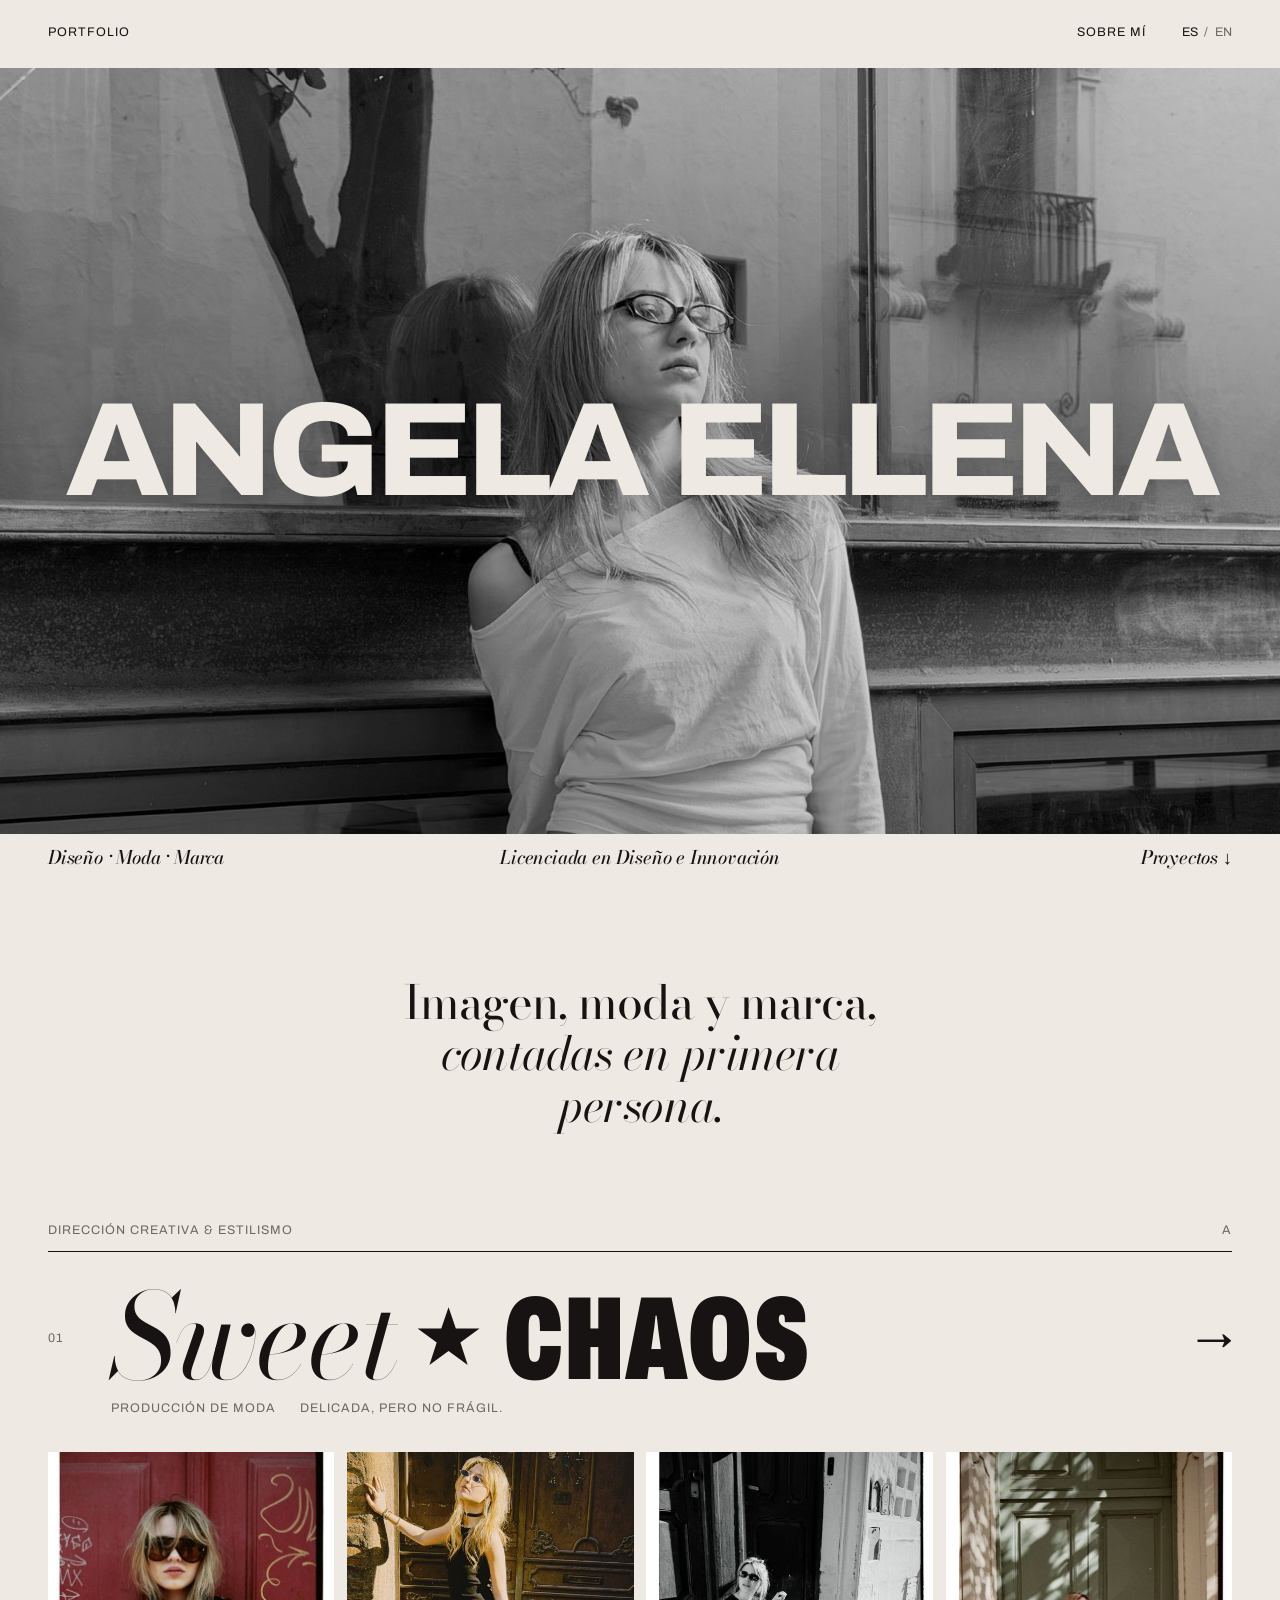
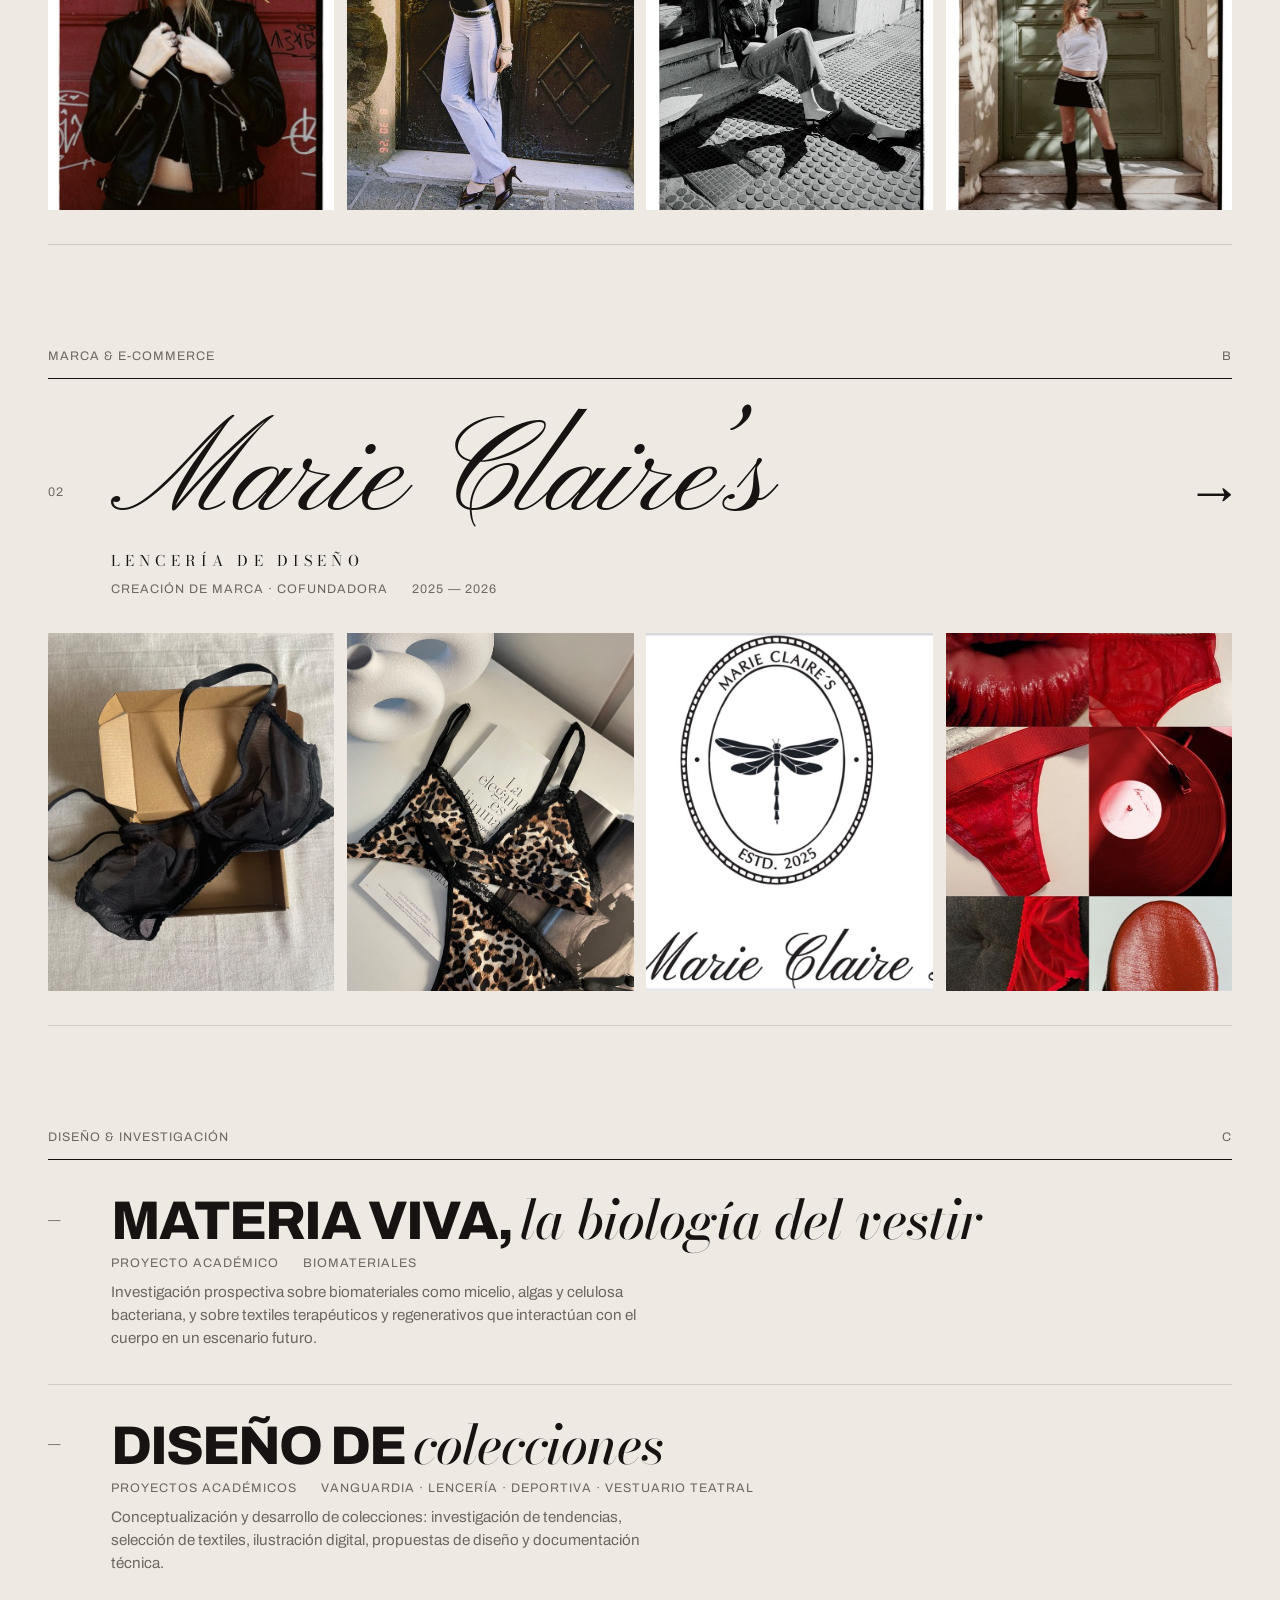
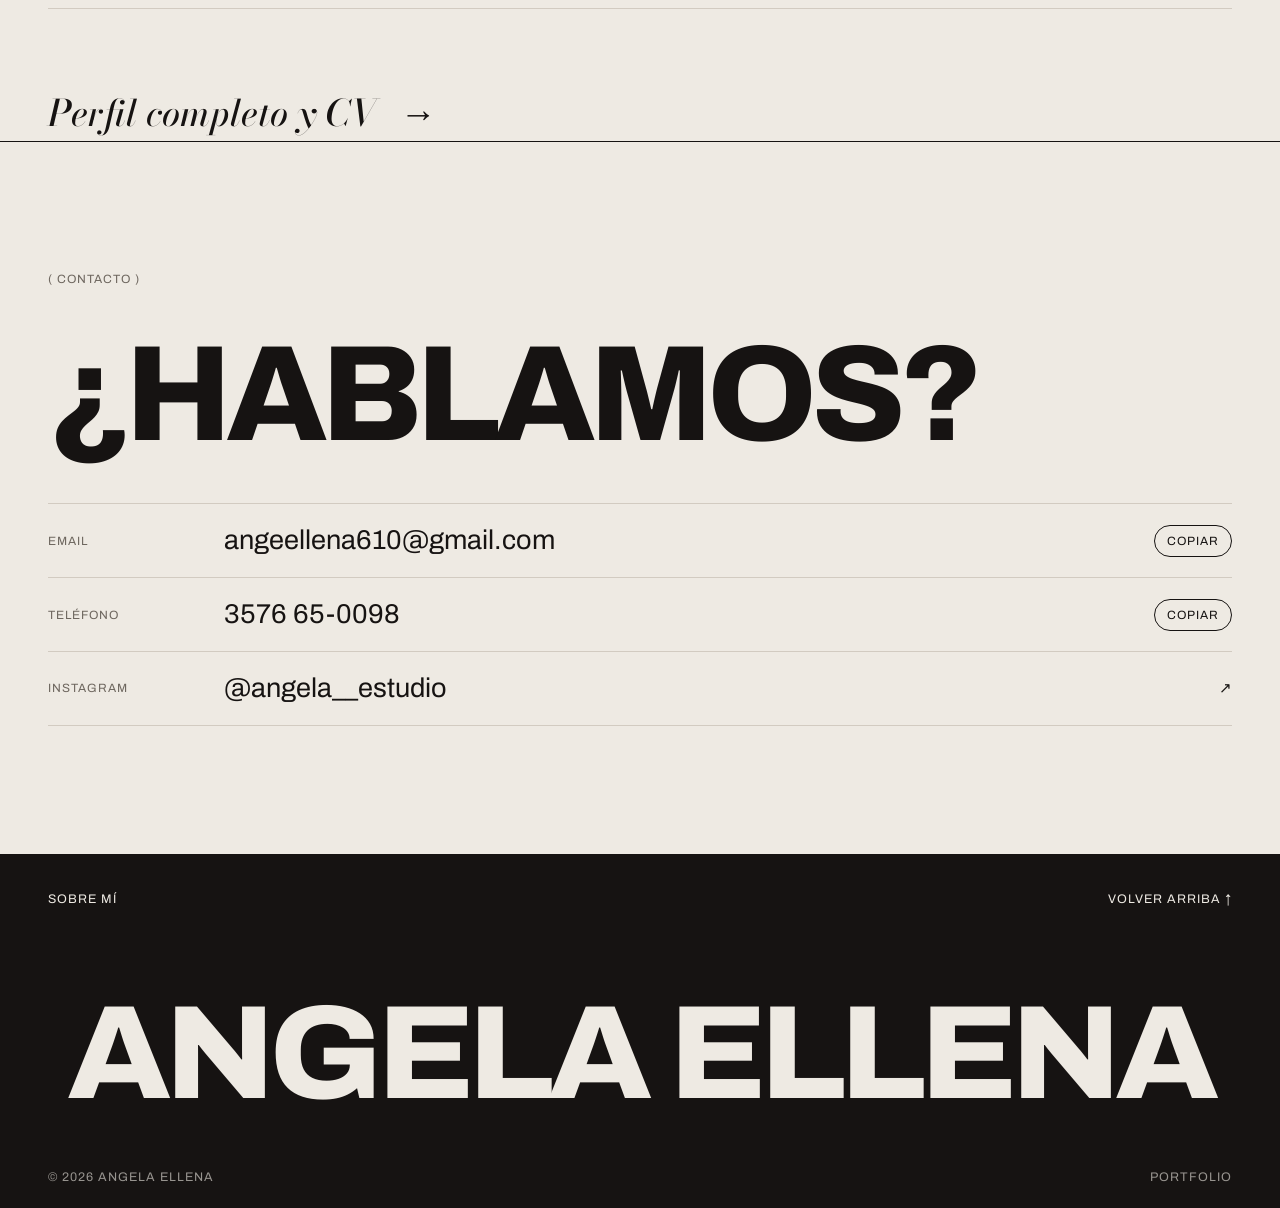
<file: index.html>
<!doctype html>
<html lang="es">
<head>
  <meta charset="utf-8">
  <meta name="viewport" content="width=device-width, initial-scale=1, viewport-fit=cover">
  <title>Angela Ellena — Portfolio</title>
  <meta name="description" content="Portfolio de Angela Ellena: producción de moda y creación de marca.">
  <meta property="og:title" content="Angela Ellena — Portfolio">
  <meta property="og:description" content="Imagen, moda y marca, contadas en primera persona.">
  <meta property="og:image" content="sweet-chaos/assets/img/full/a01.jpg">
  <meta name="theme-color" content="#EEEAE3">
  <link rel="preconnect" href="https://fonts.googleapis.com">
  <link rel="preconnect" href="https://fonts.gstatic.com" crossorigin>
  <link rel="stylesheet" href="https://fonts.googleapis.com/css2?family=Archivo:wdth,wght@62..125,100..900&family=Bodoni+Moda:ital,opsz,wght@0,6..96,400..700;1,6..96,400..700&family=Pinyon+Script&display=swap">
  <style>
    /* Índice del portfolio: fondo hueso, el nombre en mayúscula grande y pesada (Archivo)
       acompañado de la itálica de Bodoni Moda (la misma del sitio en main), superpuesto sobre un cuadro grande de fotos horizontales.
       Cada proyecto conserva su propia identidad (Sweet Chaos: Bodoni + condensada con estrella;
       Marie Claire's: firma caligráfica).
       Sin fotos que aparezcan al pasar el mouse: las tiras de fotos están siempre a la vista. */
    :root {
      --f-script: "Pinyon Script", "Snell Roundhand", cursive;
    }
    body { font-size: 15px; }
    .small { font-size: .78rem; letter-spacing: .08em; text-transform: uppercase; }
    .soft { color: var(--ae-soft); }
    /* La itálica de Bodoni Moda, en peso medio para que los trazos finos no se pierdan */
    .it { font-family: var(--ae-f-bodoni); font-style: italic; font-weight: 500; letter-spacing: -.01em; text-transform: none; }

    .bar { display: flex; justify-content: space-between; align-items: center; height: 64px; }
    .lang { display: flex; gap: 6px; color: var(--ae-soft); }
    .lang button[aria-pressed="true"] { color: var(--ae-ink); }
    .nav { display: flex; align-items: center; gap: clamp(16px, 3vw, 36px); }
    .nav > a:hover { color: var(--ae-soft); }

    /* Portada: un cuadro de borde a borde de la pantalla (sin márgenes a los costados) donde van
       pasando las fotos en blanco y negro, con ANGELA ELLENA en un renglón superpuesto encima
       y una línea de notas en cursiva debajo. */
    .hero { min-height: calc(100svh - 64px); display: flex; flex-direction: column; justify-content: center; padding-bottom: 3vh; }
    .caps { display: grid; grid-template-columns: 1fr auto 1fr; gap: 6px 16px; margin-top: 12px; }
    .frame { position: relative; width: 100%; height: clamp(320px, calc(100svh - 64px - 70px), 66vw); overflow: hidden; background: var(--ae-rule); container-type: inline-size; }
    .frame img { position: absolute; inset: 0; width: 100%; height: 100%; object-fit: cover; filter: grayscale(1); opacity: 0; transition: opacity 1.2s var(--ae-ease); }
    .frame img.on { opacity: 1; }
    .frame::after { content: ""; position: absolute; inset: 0; background: linear-gradient(180deg, rgba(0,0,0,.08), rgba(0,0,0,.22)); pointer-events: none; }
    .name { position: absolute; inset: 0; z-index: 1; margin: 0; display: flex; flex-wrap: nowrap; align-items: center; justify-content: center; gap: 0 .2em; padding: 0 3cqi; color: var(--ae-paper); font-family: var(--ae-f-archivo); font-weight: 800; font-stretch: 105%; text-transform: uppercase; font-size: 10.4cqi; line-height: .84; white-space: nowrap; letter-spacing: -.045em; text-align: center; text-shadow: 0 2px 30px rgba(0,0,0,.18); }
    .cap { font-size: clamp(1rem, .85rem + .4vw, 1.35rem); line-height: 1.2; }
    .cap.c { text-align: center; }
    .cap.r { text-align: right; }
    .cap a:hover { color: var(--ae-soft); }
    @media (max-width: 760px) {
      .frame { height: min(72svh, 125vw); }
      .caps { grid-template-columns: auto 1fr; }
      .cap { white-space: nowrap; }
      .cap { font-size: 1rem; }
      .cap.c { grid-column: 1 / -1; grid-row: 1; text-align: left; }
    }
    .intro { margin: clamp(32px, 6vw, 80px) auto clamp(48px, 7vw, 90px); max-width: 22ch; text-align: center; font-family: var(--ae-f-bodoni); font-weight: 400; font-size: clamp(1.6rem, 1rem + 2.4vw, 3.4rem); line-height: 1.1; letter-spacing: -.02em; }
    .intro em { font-style: italic; }

    /* Proyectos */
    .list { list-style: none; margin: 0; padding: 0; }
    .item { border-bottom: 1px solid var(--ae-rule); }
    .item:first-child { border-top: 1px solid var(--ae-ink); }
    .row { display: grid; grid-template-columns: 3em 1fr auto; align-items: center; gap: 8px 18px; padding: clamp(18px, 3vw, 34px) 0; }
    .num { font-size: .78rem; letter-spacing: .08em; color: var(--ae-soft); }
    .arrow { font-size: clamp(1.4rem, 1rem + 1.6vw, 2.6rem); transition: transform .6s var(--ae-ease); }
    .row:hover .arrow, .row:focus-visible .arrow { transform: translateX(12px); }
    .meta { grid-column: 2 / -1; display: flex; flex-wrap: wrap; gap: 4px 24px; }

    .t-sc { display: flex; align-items: baseline; flex-wrap: wrap; gap: 0 .18em; line-height: .85; font-size: clamp(3rem, 1rem + 8vw, 9.5rem); }
    .t-sc i { font-family: var(--ae-f-bodoni); font-style: italic; font-weight: 400; letter-spacing: -.02em; }
    .t-sc b { font-family: var(--ae-f-archivo); font-stretch: 62%; font-weight: 900; text-transform: uppercase; }
    .t-sc svg { width: .55em; height: .55em; fill: currentColor; align-self: center; }
    .t-mc { display: block; font-family: var(--f-script); font-weight: 400; font-size: clamp(3.4rem, 1rem + 9vw, 11rem); line-height: 1; }
    .t-mc-sub { display: block; font-family: var(--ae-f-bodoni); text-transform: uppercase; letter-spacing: .35em; font-size: clamp(.7rem, .6rem + .4vw, 1rem); margin-top: .4em; }

    /* Grupos por disciplina */
    .group + .group { margin-top: clamp(56px, 8vw, 110px); }
    .group-head { display: flex; justify-content: space-between; gap: 8px 16px; flex-wrap: wrap; padding-bottom: 12px; }
    .group-head h2 { margin: 0; font: inherit; }
    /* Proyectos sin página propia: solo texto, sin flecha ni fotos */
    .row.static { cursor: default; }
    .t-txt { display: block; font-family: var(--ae-f-archivo); font-weight: 800; text-transform: uppercase; font-size: clamp(1.7rem, 1rem + 3vw, 4rem); line-height: .95; letter-spacing: -.035em; }
    .t-txt em { font-family: var(--ae-f-bodoni); font-style: italic; font-weight: 500; text-transform: none; letter-spacing: -.02em; }
    .t-desc { grid-column: 2 / -1; max-width: 62ch; margin: 0; color: var(--ae-soft); font-size: .95rem; }
    .more { display: inline-flex; gap: .6em; align-items: baseline; margin-top: clamp(40px, 6vw, 80px); font-family: var(--ae-f-bodoni); font-style: italic; font-weight: 500; font-size: clamp(1.4rem, 1rem + 1.6vw, 2.4rem); }
    .more-a { transition: transform .6s var(--ae-ease); }
    .more:hover .more-a { transform: translateX(10px); }

    .strip { display: grid; grid-template-columns: repeat(4, 1fr); gap: clamp(8px, 1vw, 14px); padding-bottom: clamp(18px, 3vw, 34px); }
    .strip a { display: block; overflow: hidden; }
    .strip img { width: 100%; aspect-ratio: 4 / 5; object-fit: cover; }
    @media (max-width: 700px) {
      .row { grid-template-columns: 2.2em 1fr auto; }
      .strip { grid-template-columns: repeat(2, 1fr); }
    }

  </style>
  <link rel="stylesheet" href="assets/site.css">
</head>
<body>

<header class="bar wrap small">
  <span>Portfolio</span>
  <nav class="nav">
    <a href="about/" data-en="About">Sobre mí</a>
    <div class="lang" role="group" aria-label="Idioma / Language">
      <button type="button" data-lang="es" aria-pressed="true">ES</button>
      <span aria-hidden="true">/</span>
      <button type="button" data-lang="en" aria-pressed="false">EN</button>
    </div>
  </nav>
</header>

<main>
  <section class="hero rv">
      <div class="frame">
        <h1 class="name ae-name"><span>Angela</span> <span>Ellena</span></h1>
        <img class="on" src="assets/home/h01.jpg" width="1600" height="1200" alt="">
        <img data-src="assets/home/h02.jpg" width="1600" height="900" alt="">
        <img data-src="assets/home/h03.jpg" width="1280" height="960" alt="">
        <img data-src="assets/home/h04.jpg" width="1600" height="1200" alt="">
        <img data-src="assets/home/h05.jpg" width="1600" height="1200" alt="">
        <img data-src="assets/home/h06.jpg" width="1600" height="900" alt="">
        <img data-src="assets/home/h07.jpg" width="1169" height="811" alt="">
        <img data-src="assets/home/h08.jpg" width="1600" height="1200" alt="">
        <img data-src="assets/home/h09.jpg" width="1600" height="1065" alt="">
        <img data-src="assets/home/h10.jpg" width="1600" height="900" alt="">
        <img data-src="assets/home/h11.jpg" width="1169" height="799" alt="">
        <img data-src="assets/home/h12.jpg" width="1600" height="1200" alt="">
        <img data-src="assets/home/h13.jpg" width="1280" height="960" alt="">
        <img data-src="assets/home/h14.jpg" width="592" height="384" alt="">
        <img data-src="assets/home/h15.jpg" width="1169" height="811" alt="">
        <img data-src="assets/home/h16.jpg" width="784" height="452" alt="">
        <img data-src="assets/home/h17.jpg" width="936" height="526" alt="">
      </div>
      <div class="caps wrap">
        <span class="cap it" data-en="Design · Fashion · Brand">Diseño · Moda · Marca</span>
        <span class="cap c it" data-en="B.A. in Design and Innovation">Licenciada en Diseño e Innovación</span>
        <a class="cap r it" href="#proyectos" data-en="Projects ↓">Proyectos ↓</a>
      </div>
  </section>

  <p class="intro wrap rv" id="proyectos" data-en="Image, fashion and brand, <em>told in the first person.</em>">Imagen, moda y marca, <em>contadas en primera persona.</em></p>

  <div class="wrap">
  <section class="group" aria-labelledby="g1">
    <header class="group-head small soft rv"><h2 id="g1" data-en="Creative direction &amp; styling">Dirección creativa &amp; estilismo</h2><span>A</span></header>
    <ol class="list">
    <li class="item rv">
      <a class="row" href="sweet-chaos/">
        <span class="num">01</span>
        <span class="t-sc" aria-label="Sweet Chaos"><i>Sweet</i><svg viewBox="0 0 100 100" aria-hidden="true"><polygon points="50,2 61.2,34.5 97.6,34.5 68.2,55.9 79.4,90.5 50,69.1 20.6,90.5 31.8,55.9 2.4,34.5 38.8,34.5"/></svg><b>Chaos</b></span>
        <span class="arrow" aria-hidden="true">→</span>
        <span class="meta small soft"><span data-en="Fashion production">Producción de moda</span><span data-en="Delicate, but not fragile.">Delicada, pero no frágil.</span></span>
      </a>
      <div class="strip">
        <a href="sweet-chaos/" tabindex="-1" aria-hidden="true"><img src="sweet-chaos/assets/img/grid/a01.jpg" width="580" height="800" alt=""></a>
        <a href="sweet-chaos/" tabindex="-1" aria-hidden="true"><img src="sweet-chaos/assets/img/grid/a09.jpg" width="533" height="800" alt="" loading="lazy"></a>
        <a href="sweet-chaos/" tabindex="-1" aria-hidden="true"><img src="sweet-chaos/assets/img/grid/b03.jpg" width="571" height="800" alt="" loading="lazy"></a>
        <a href="sweet-chaos/" tabindex="-1" aria-hidden="true"><img src="sweet-chaos/assets/img/grid/a20.jpg" width="573" height="800" alt="" loading="lazy"></a>
      </div>
    </li>
    </ol>
  </section>

  <section class="group" aria-labelledby="g2">
    <header class="group-head small soft rv"><h2 id="g2" data-en="Brand &amp; e-commerce">Marca &amp; e-commerce</h2><span>B</span></header>
    <ol class="list" start="2">
    <li class="item rv">
      <a class="row" href="marie-claires/">
        <span class="num">02</span>
        <span><span class="t-mc">Marie Claire’s</span><span class="t-mc-sub" data-en="Designer lingerie">Lencería de diseño</span></span>
        <span class="arrow" aria-hidden="true">→</span>
        <span class="meta small soft"><span data-en="Brand creation · Co-founder">Creación de marca · Cofundadora</span><span>2025 — 2026</span></span>
      </a>
      <div class="strip">
        <a href="marie-claires/" tabindex="-1" aria-hidden="true"><img src="marie-claires/assets/img/grid/hero.jpg" width="675" height="900" alt="" loading="lazy"></a>
        <a href="marie-claires/" tabindex="-1" aria-hidden="true"><img src="marie-claires/assets/img/grid/f2.jpg" width="675" height="900" alt="" loading="lazy"></a>
        <a href="marie-claires/" tabindex="-1" aria-hidden="true"><img src="marie-claires/assets/img/grid/l6.jpg" width="854" height="900" alt="" loading="lazy"></a>
        <a href="marie-claires/" tabindex="-1" aria-hidden="true"><img src="marie-claires/assets/img/grid/m6.jpg" width="506" height="900" alt="" loading="lazy"></a>
      </div>
    </li>
    </ol>
  </section>

  <section class="group" aria-labelledby="g3">
    <header class="group-head small soft rv"><h2 id="g3" data-en="Design &amp; research">Diseño &amp; investigación</h2><span>C</span></header>
    <ul class="list">
      <li class="item rv">
        <div class="row static">
          <span class="num">—</span>
          <span class="t-txt">Materia Viva, <em data-en="the biology of dressing">la biología del vestir</em></span>
          <span></span>
          <span class="meta small soft"><span data-en="Academic project">Proyecto académico</span><span data-en="Biomaterials">Biomateriales</span></span>
          <p class="t-desc" data-en="Speculative research on biomaterials such as mycelium, algae and bacterial cellulose, and on therapeutic, regenerative textiles that interact with the body in a future scenario.">Investigación prospectiva sobre biomateriales como micelio, algas y celulosa bacteriana, y sobre textiles terapéuticos y regenerativos que interactúan con el cuerpo en un escenario futuro.</p>
        </div>
      </li>
      <li class="item rv">
        <div class="row static">
          <span class="num">—</span>
          <span class="t-txt" data-en="Collection <em>design</em>">Diseño de <em>colecciones</em></span>
          <span></span>
          <span class="meta small soft"><span data-en="Academic projects">Proyectos académicos</span><span data-en="Avant-garde · Lingerie · Sportswear · Stage costume">Vanguardia · Lencería · Deportiva · Vestuario teatral</span></span>
          <p class="t-desc" data-en="Concept and development of collections: trend research, textile selection, digital illustration, design proposals and technical documentation.">Conceptualización y desarrollo de colecciones: investigación de tendencias, selección de textiles, ilustración digital, propuestas de diseño y documentación técnica.</p>
        </div>
      </li>
    </ul>
  </section>

  <a class="more rv" href="about/"><span data-en="Full profile &amp; CV">Perfil completo y CV</span><span class="more-a" aria-hidden="true">→</span></a>
  </div>

  <section class="ae-contact wrap" id="contacto">
    <p class="ae-contact-label">( <span data-en="Contact">Contacto</span> )</p>
    <a class="ae-hablamos" href="mailto:angeellena610@gmail.com" data-en="Let’s talk">¿Hablamos?</a>
    <div class="ae-contact-rows">
      <div class="ae-contact-row">
        <span class="ae-contact-k">Email</span>
        <span class="ae-contact-v" id="email">angeellena610@gmail.com</span>
        <button type="button" class="ae-copy" data-copy="email" data-en="Copy">Copiar</button>
      </div>
      <div class="ae-contact-row">
        <span class="ae-contact-k" data-en="Phone">Teléfono</span>
        <a class="ae-contact-v" id="phone" href="tel:+5493576650098">3576 65-0098</a>
        <button type="button" class="ae-copy" data-copy="phone" data-en="Copy">Copiar</button>
      </div>
      <div class="ae-contact-row">
        <span class="ae-contact-k">Instagram</span>
        <a class="ae-contact-v" href="https://instagram.com/angela__estudio" target="_blank" rel="noopener">@angela__estudio</a>
        <span aria-hidden="true">↗</span>
      </div>
    </div>
  </section>
</main>

<footer class="ae-pie">
  <div class="ae-pie-row wrap">
    <a href="about/" data-en="About">Sobre mí</a>
    <a href="#top" data-en="Back to top ↑">Volver arriba ↑</a>
  </div>
  <p class="ae-pie-mark ae-name" aria-hidden="true">Angela Ellena</p>
  <div class="ae-pie-row ae-pie-row--small wrap">
    <span>© 2026 Angela Ellena</span>
    <span>Portfolio</span>
  </div>
</footer>

<script>
// Portada: las fotos del cuadro van pasando. Se carga solo la primera; cada siguiente se baja
// mientras se ve la actual y aparece recién cuando terminó de cargar.
// Idioma, aparición al bajar y Copiar: assets/site.js
(() => {
  'use strict';
  const pics = [...document.querySelectorAll('.frame img')];
  const load = (img) => new Promise((ok) => {
    if (!img.dataset.src) return ok();
    img.onload = img.onerror = () => ok();
    img.src = img.dataset.src; delete img.dataset.src;
  });
  if (pics.length > 1 && !matchMedia('(prefers-reduced-motion: reduce)').matches) {
    let i = 0;
    const next = () => {
      const j = (i + 1) % pics.length;
      Promise.all([load(pics[j]), new Promise((r) => setTimeout(r, 3000))]).then(() => {
        pics[i].classList.remove('on'); pics[j].classList.add('on'); i = j; next();
      });
    };
    next();
  }
})();
</script>
<script src="assets/site.js" defer></script>
</body>
</html>
</file>
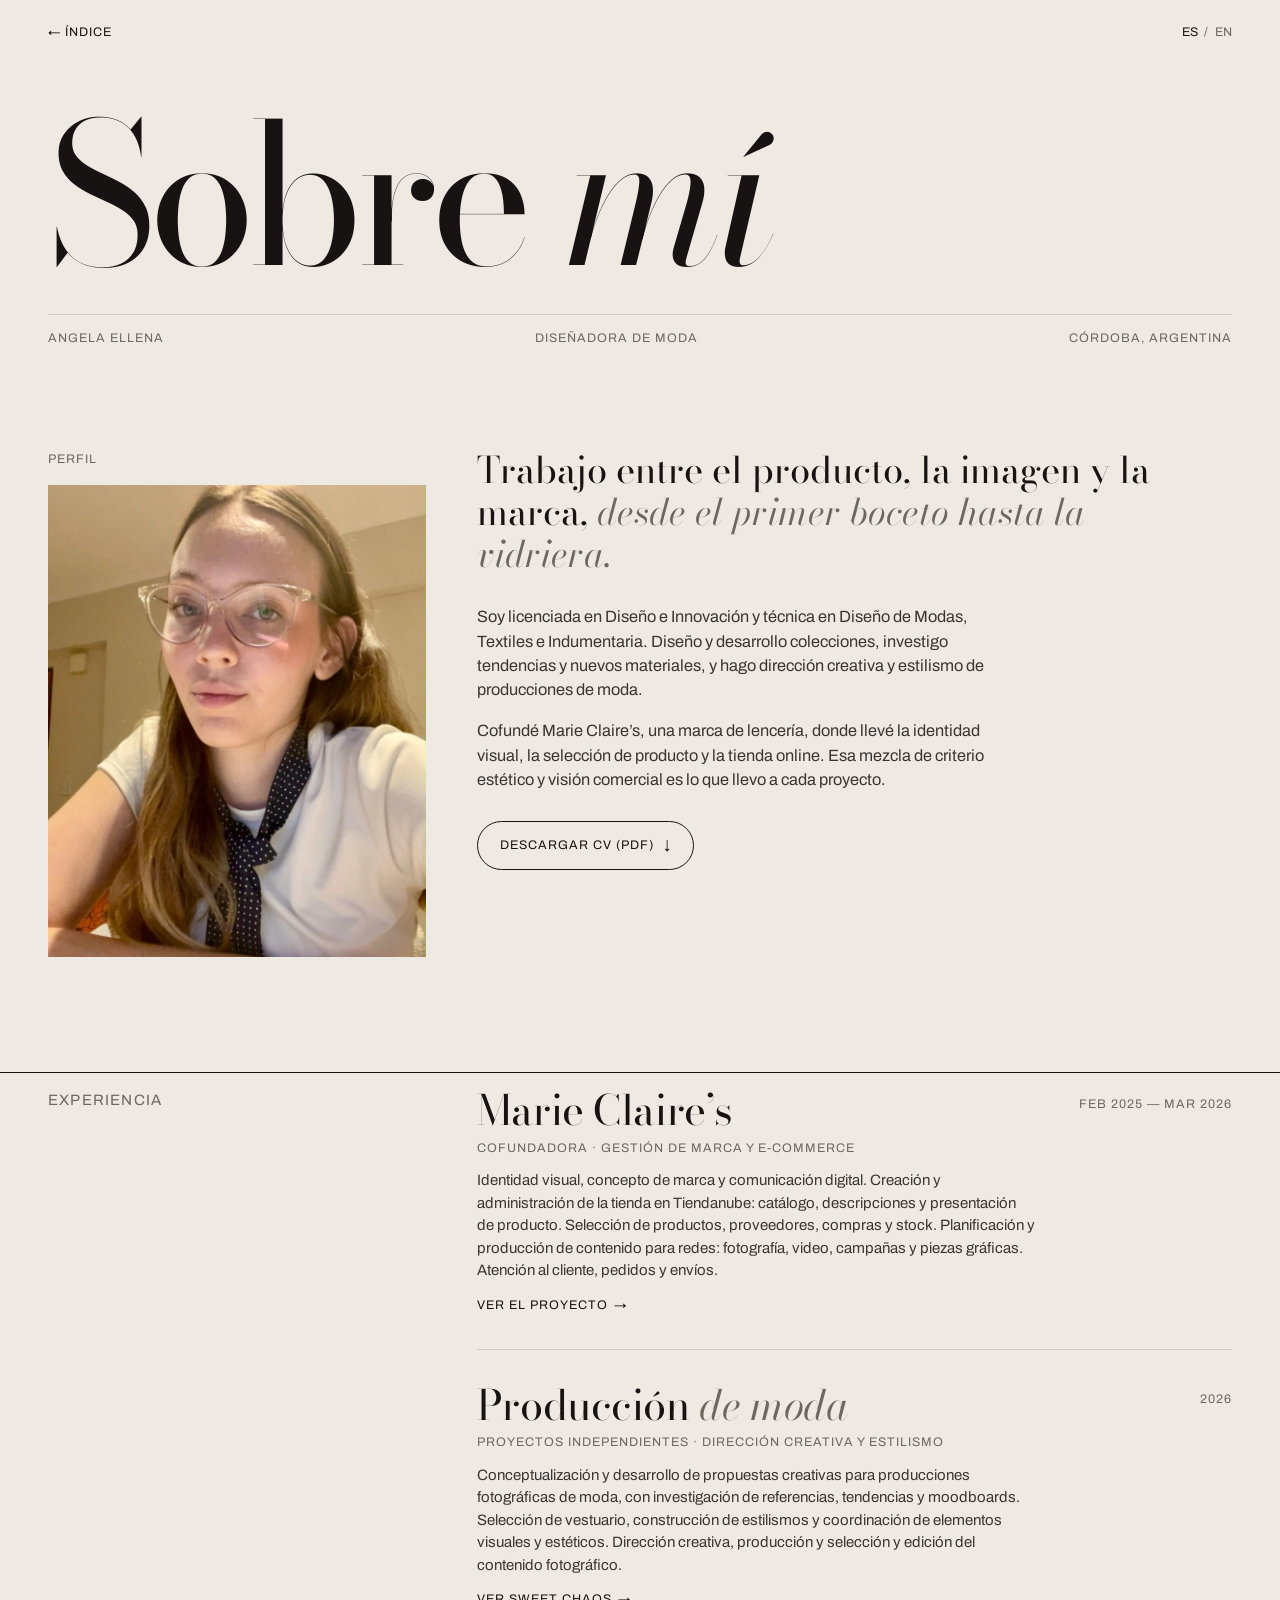
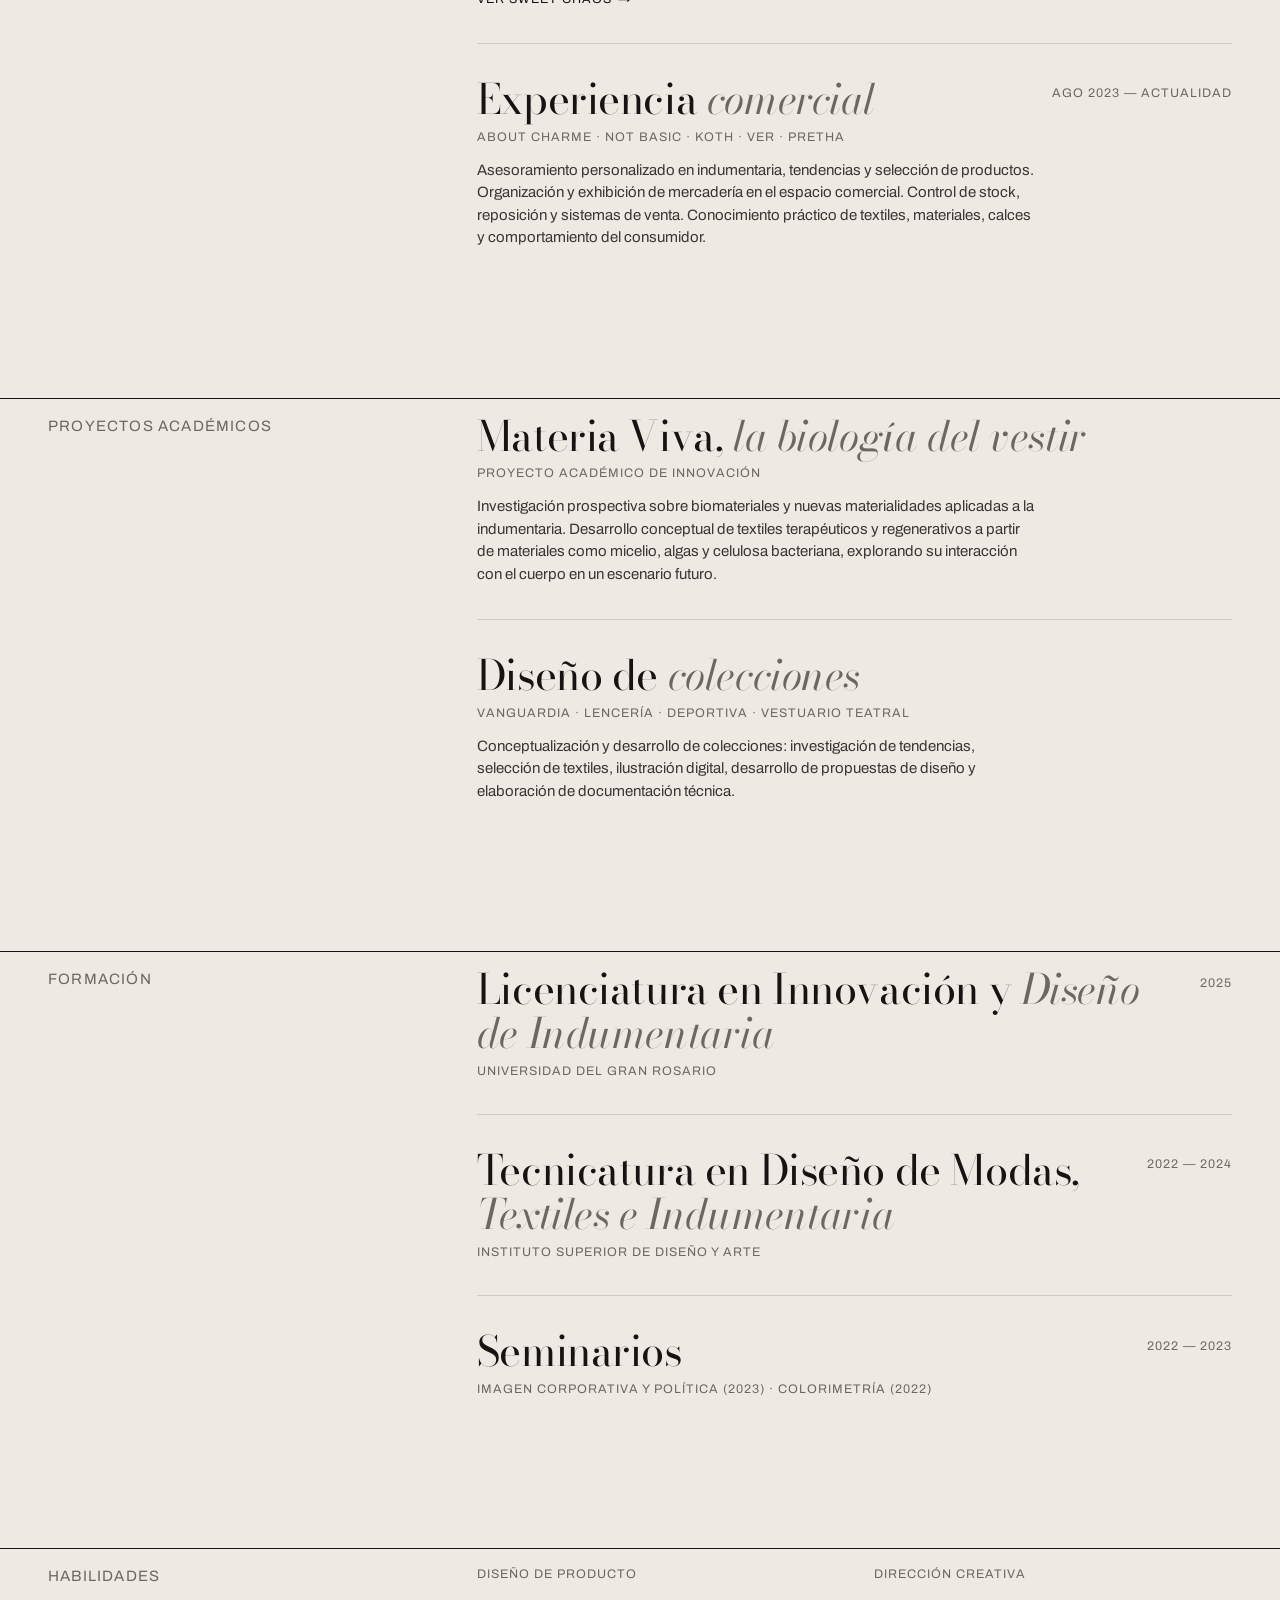
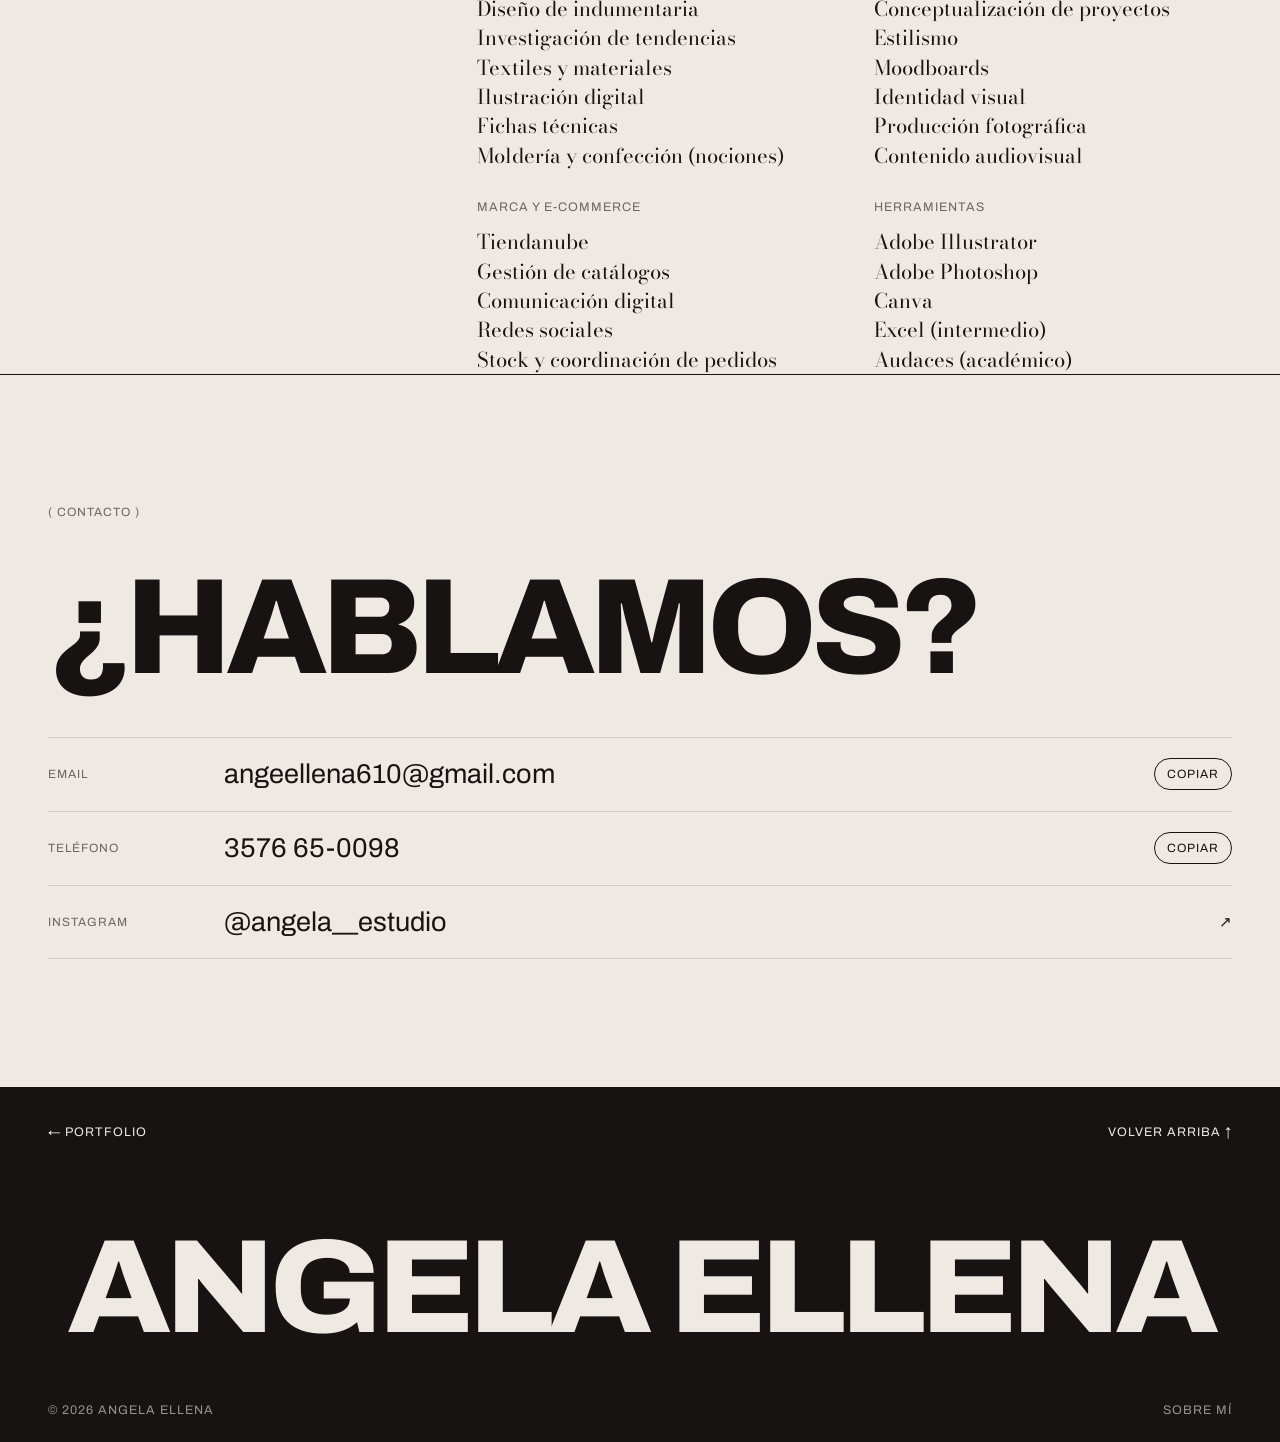
<file: about/index.html>
<!doctype html>
<html lang="es">
<head>
  <meta charset="utf-8">
  <meta name="viewport" content="width=device-width, initial-scale=1, viewport-fit=cover">
  <title data-en="About — Angela Ellena">Sobre mí — Angela Ellena</title>
  <meta name="description" content="Perfil y CV de Angela Ellena, diseñadora de moda: dirección creativa, estilismo, diseño de producto y marca.">
  <meta property="og:title" content="Angela Ellena — Sobre mí">
  <meta property="og:description" content="Diseño, moda y marca. Perfil, experiencia y formación.">
  <meta property="og:image" content="../sweet-chaos/assets/img/full/a01.jpg">
  <meta name="theme-color" content="#EEEAE3">
  <link rel="preconnect" href="https://fonts.googleapis.com">
  <link rel="preconnect" href="https://fonts.gstatic.com" crossorigin>
  <link rel="stylesheet" href="https://fonts.googleapis.com/css2?family=Archivo:wdth,wght@62..125,100..900&family=Bodoni+Moda:ital,opsz,wght@0,6..96,400..700;1,6..96,400..700&display=swap">
  <style>
    /* Sobre mí: el CV como página editorial, con la misma voz que el índice.
       Columnas de etiqueta + contenido; las experiencias con página propia llevan link. */
    body { font-size: 15px; }
    .small { font-size: .78rem; letter-spacing: .08em; text-transform: uppercase; }
    .soft { color: var(--ae-soft); }

    .bar { display: flex; justify-content: space-between; align-items: center; height: 64px; }
    .bar > a:hover { color: var(--ae-soft); }
    .lang { display: flex; gap: 6px; color: var(--ae-soft); }
    .lang button[aria-pressed="true"] { color: var(--ae-ink); }

    /* Portada */
    .hero { padding-top: clamp(20px, 4vw, 48px); }
    .title { margin: 0; font-family: var(--ae-f-bodoni); font-weight: 400; font-size: clamp(4rem, 1rem + 14vw, 15rem); line-height: .85; letter-spacing: -.045em; }
    .title em { font-style: italic; }
    .sub { display: flex; justify-content: space-between; gap: 8px 16px; flex-wrap: wrap; margin-top: clamp(18px, 3vw, 36px); padding-top: 14px; border-top: 1px solid var(--ae-rule); }

    .bio { display: grid; grid-template-columns: minmax(0, 1fr) minmax(0, 2fr); gap: 24px clamp(24px, 4vw, 64px); margin: clamp(48px, 8vw, 110px) 0 0; }
    .lead { margin: 0 0 .8em; font-family: var(--ae-f-bodoni); font-size: clamp(1.4rem, 1rem + 1.6vw, 2.4rem); line-height: 1.15; max-width: 30ch; }
    .lead em { color: var(--ae-soft); }
    /* Foto de perfil en la columna izquierda, debajo de la etiqueta */
    .side { display: flex; flex-direction: column; gap: 16px; }
    .portrait { display: block; width: 100%; height: auto; max-width: 420px; aspect-ratio: 4 / 5; object-fit: cover; object-position: 50% 28%; }
    .bio p:not(.lead) { margin: 0 0 1em; max-width: 60ch; font-size: 1.02rem; color: #3A3532; }
    .cv-btn { display: inline-flex; align-items: center; gap: .8em; margin-top: 12px; padding: 14px 22px; border: 1px solid var(--ae-ink); border-radius: 999px; transition: background .3s, color .3s; }
    .cv-btn:hover { background: var(--ae-ink); color: var(--ae-paper); }

    /* Secciones del CV */
    .sec { display: grid; grid-template-columns: minmax(0, 1fr) minmax(0, 2fr); gap: 16px clamp(24px, 4vw, 64px); margin-top: clamp(64px, 9vw, 130px); padding-top: 16px; border-top: 1px solid var(--ae-ink); }
    .sec > h2 { margin: 0; font: inherit; }
    .entries { list-style: none; margin: 0; padding: 0; }
    .entry { display: grid; grid-template-columns: minmax(0, 1fr) auto; gap: 4px 20px; padding: 0 0 clamp(22px, 3vw, 34px); }
    .entry + .entry { padding-top: clamp(22px, 3vw, 34px); border-top: 1px solid var(--ae-rule); }
    .entry h3 { margin: 0; font-family: var(--ae-f-bodoni); font-weight: 400; font-size: clamp(1.6rem, 1rem + 2vw, 2.8rem); line-height: 1.05; letter-spacing: -.01em; }
    .entry h3 em { color: var(--ae-soft); }
    .entry .when { white-space: nowrap; padding-top: .5em; }
    .entry .role, .entry p, .entry .go { grid-column: 1 / -1; }
    .entry .role { margin-top: 2px; }
    .entry p { margin: 8px 0 0; max-width: 62ch; color: #3A3532; }
    .go { justify-self: start; margin-top: 10px; display: inline-flex; gap: .5em; }
    .go span { transition: transform .5s var(--ae-ease); }
    .go:hover span { transform: translateX(8px); }

    .skills { display: grid; grid-template-columns: repeat(2, minmax(0, 1fr)); gap: 28px clamp(24px, 3vw, 48px); }
    .skills h3 { margin: 0 0 10px; font-weight: 400; }
    .skills ul { list-style: none; margin: 0; padding: 0; font-family: var(--ae-f-bodoni); font-size: clamp(1.05rem, .95rem + .4vw, 1.3rem); line-height: 1.45; }

    @media (max-width: 760px) {
      .bio, .sec { grid-template-columns: 1fr; }
      .portrait { max-width: 78%; }
      .skills { grid-template-columns: 1fr; }
      .entry { grid-template-columns: 1fr; }
      .entry .when { padding-top: 0; }
    }

    /* Impresión: hoja clara y sin animaciones */
    @media print {
      body { background: #fff; color: #000; }
      .bar, .cv-btn, .go, .ae-hablamos, .ae-copy { display: none; }
      .js .rv { opacity: 1; transform: none; }
      .bio p:not(.lead), .entry p { color: #222; }
      .sec { border-top-color: #000; break-inside: avoid; }
    }
  </style>
  <link rel="stylesheet" href="../assets/site.css">
</head>
<body>

<header class="bar wrap small">
  <a href="../" data-en="← Index">← Índice</a>
  <div class="lang" role="group" aria-label="Idioma / Language">
    <button type="button" data-lang="es" aria-pressed="true">ES</button>
    <span aria-hidden="true">/</span>
    <button type="button" data-lang="en" aria-pressed="false">EN</button>
  </div>
</header>

<main>
  <section class="hero wrap">
    <h1 class="title rv" data-en="About <em>me</em>">Sobre <em>mí</em></h1>
    <div class="sub small soft rv">
      <span>Angela Ellena</span>
      <span data-en="Fashion designer">Diseñadora de moda</span>
      <span>Córdoba, Argentina</span>
    </div>
  </section>

  <section class="bio wrap">
    <div class="side rv">
      <div class="small soft" data-en="Profile">Perfil</div>
      <img class="portrait" src="angela.jpg" width="787" height="1400" alt="Angela Ellena">
    </div>
    <div class="rv">
      <p class="lead" data-en="I work between product, image and brand, <em>from the first sketch to the shop window.</em>">Trabajo entre el producto, la imagen y la marca, <em>desde el primer boceto hasta la vidriera.</em></p>
      <p data-en="I hold a degree in Design and Innovation and a technical degree in Fashion, Textile and Apparel Design. I design and develop collections, research trends and new materials, and art-direct and style fashion shoots.">Soy licenciada en Diseño e Innovación y técnica en Diseño de Modas, Textiles e Indumentaria. Diseño y desarrollo colecciones, investigo tendencias y nuevos materiales, y hago dirección creativa y estilismo de producciones de moda.</p>
      <p data-en="I co-founded Marie Claire’s, a lingerie brand, where I led its visual identity, product selection and online store. That mix of creative criteria and commercial vision is what I bring to every project.">Cofundé Marie Claire’s, una marca de lencería, donde llevé la identidad visual, la selección de producto y la tienda online. Esa mezcla de criterio estético y visión comercial es lo que llevo a cada proyecto.</p>
      <a class="cv-btn small" href="angela-ellena-cv-2026.pdf" download><span data-en="Download CV (PDF)">Descargar CV (PDF)</span><span aria-hidden="true">↓</span></a>
    </div>
  </section>

  <section class="sec wrap rv" aria-labelledby="s-exp">
    <h2 id="s-exp" class="small soft" data-en="Experience">Experiencia</h2>
    <ol class="entries">
      <li class="entry">
        <h3>Marie Claire’s</h3>
        <span class="when small soft" data-en="Feb 2025 — Mar 2026">Feb 2025 — Mar 2026</span>
        <span class="role small soft" data-en="Co-founder · Brand management &amp; e-commerce">Cofundadora · Gestión de marca y e-commerce</span>
        <p data-en="Visual identity, brand concept and digital communication. Built and ran the Tiendanube store: catalogue, product copy and presentation. Product selection, suppliers, purchasing and stock. Content planning and production for social media: photo, video, campaigns and graphics. Customer service, order follow-up and shipping.">Identidad visual, concepto de marca y comunicación digital. Creación y administración de la tienda en Tiendanube: catálogo, descripciones y presentación de producto. Selección de productos, proveedores, compras y stock. Planificación y producción de contenido para redes: fotografía, video, campañas y piezas gráficas. Atención al cliente, pedidos y envíos.</p>
        <a class="go small" href="../marie-claires/"><span data-en="See the project">Ver el proyecto</span><span aria-hidden="true">→</span></a>
      </li>
      <li class="entry">
        <h3 data-en="Fashion <em>production</em>">Producción <em>de moda</em></h3>
        <span class="when small soft">2026</span>
        <span class="role small soft" data-en="Independent projects · Creative direction &amp; styling">Proyectos independientes · Dirección creativa y estilismo</span>
        <p data-en="Concept and development of creative proposals for fashion shoots, including reference research, trends and moodboards. Wardrobe selection, styling and coordination of visual and aesthetic elements. Creative direction, production, and selection and editing of the photographic content.">Conceptualización y desarrollo de propuestas creativas para producciones fotográficas de moda, con investigación de referencias, tendencias y moodboards. Selección de vestuario, construcción de estilismos y coordinación de elementos visuales y estéticos. Dirección creativa, producción y selección y edición del contenido fotográfico.</p>
        <a class="go small" href="../sweet-chaos/"><span data-en="See Sweet Chaos">Ver Sweet Chaos</span><span aria-hidden="true">→</span></a>
      </li>
      <li class="entry">
        <h3 data-en="Fashion <em>retail</em>">Experiencia <em>comercial</em></h3>
        <span class="when small soft" data-en="Aug 2023 — Present">Ago 2023 — Actualidad</span>
        <span class="role small soft">About Charme · Not Basic · Koth · VER · Pretha</span>
        <p data-en="Personal styling advice on garments, trends and product choice. Visual merchandising and store display. Stock control, replenishment and point-of-sale systems. Hands-on knowledge of textiles, materials, fit and customer behaviour.">Asesoramiento personalizado en indumentaria, tendencias y selección de productos. Organización y exhibición de mercadería en el espacio comercial. Control de stock, reposición y sistemas de venta. Conocimiento práctico de textiles, materiales, calces y comportamiento del consumidor.</p>
      </li>
    </ol>
  </section>

  <section class="sec wrap rv" aria-labelledby="s-proj">
    <h2 id="s-proj" class="small soft" data-en="Academic projects">Proyectos académicos</h2>
    <ol class="entries">
      <li class="entry">
        <h3>Materia Viva, <em data-en="the biology of dressing">la biología del vestir</em></h3>
        <span class="role small soft" data-en="Innovation project">Proyecto académico de innovación</span>
        <p data-en="Speculative research on biomaterials and new materials for apparel. Conceptual development of therapeutic and regenerative textiles made from mycelium, algae and bacterial cellulose, exploring how they could interact with the body in a future scenario.">Investigación prospectiva sobre biomateriales y nuevas materialidades aplicadas a la indumentaria. Desarrollo conceptual de textiles terapéuticos y regenerativos a partir de materiales como micelio, algas y celulosa bacteriana, explorando su interacción con el cuerpo en un escenario futuro.</p>
      </li>
      <li class="entry">
        <h3 data-en="Collection <em>design</em>">Diseño de <em>colecciones</em></h3>
        <span class="role small soft" data-en="Avant-garde · Lingerie · Sportswear · Stage costume">Vanguardia · Lencería · Deportiva · Vestuario teatral</span>
        <p data-en="Concept and development of collections: trend research, textile selection, digital illustration, design proposals and technical documentation.">Conceptualización y desarrollo de colecciones: investigación de tendencias, selección de textiles, ilustración digital, desarrollo de propuestas de diseño y elaboración de documentación técnica.</p>
      </li>
    </ol>
  </section>

  <section class="sec wrap rv" aria-labelledby="s-edu">
    <h2 id="s-edu" class="small soft" data-en="Education">Formación</h2>
    <ol class="entries">
      <li class="entry">
        <h3 data-en="B.A. in Innovation and <em>Apparel Design</em>">Licenciatura en Innovación y <em>Diseño de Indumentaria</em></h3>
        <span class="when small soft">2025</span>
        <span class="role small soft">Universidad del Gran Rosario</span>
      </li>
      <li class="entry">
        <h3 data-en="Technical degree in Fashion, <em>Textile and Apparel Design</em>">Tecnicatura en Diseño de Modas, <em>Textiles e Indumentaria</em></h3>
        <span class="when small soft">2022 — 2024</span>
        <span class="role small soft">Instituto Superior de Diseño y Arte</span>
      </li>
      <li class="entry">
        <h3 data-en="Seminars">Seminarios</h3>
        <span class="when small soft">2022 — 2023</span>
        <span class="role small soft" data-en="Corporate and Political Image (2023) · Colour analysis (2022)">Imagen Corporativa y Política (2023) · Colorimetría (2022)</span>
      </li>
    </ol>
  </section>

  <section class="sec wrap rv" aria-labelledby="s-skills">
    <h2 id="s-skills" class="small soft" data-en="Skills">Habilidades</h2>
    <div class="skills">
      <div>
        <h3 class="small soft" data-en="Product design">Diseño de producto</h3>
        <ul data-en="<li>Apparel design</li><li>Trend research</li><li>Textiles &amp; materials</li><li>Digital illustration</li><li>Tech packs</li><li>Pattern making &amp; construction (basics)</li>">
          <li>Diseño de indumentaria</li><li>Investigación de tendencias</li><li>Textiles y materiales</li><li>Ilustración digital</li><li>Fichas técnicas</li><li>Moldería y confección (nociones)</li>
        </ul>
      </div>
      <div>
        <h3 class="small soft" data-en="Creative direction">Dirección creativa</h3>
        <ul data-en="<li>Concept development</li><li>Styling</li><li>Moodboards</li><li>Visual identity</li><li>Photo production</li><li>Audiovisual content</li>">
          <li>Conceptualización de proyectos</li><li>Estilismo</li><li>Moodboards</li><li>Identidad visual</li><li>Producción fotográfica</li><li>Contenido audiovisual</li>
        </ul>
      </div>
      <div>
        <h3 class="small soft" data-en="Brand &amp; e-commerce">Marca y e-commerce</h3>
        <ul data-en="<li>Tiendanube</li><li>Catalogue management</li><li>Digital communication</li><li>Social media</li><li>Stock &amp; order coordination</li>">
          <li>Tiendanube</li><li>Gestión de catálogos</li><li>Comunicación digital</li><li>Redes sociales</li><li>Stock y coordinación de pedidos</li>
        </ul>
      </div>
      <div>
        <h3 class="small soft" data-en="Tools">Herramientas</h3>
        <ul data-en="<li>Adobe Illustrator</li><li>Adobe Photoshop</li><li>Canva</li><li>Excel (intermediate)</li><li>Audaces (academic)</li>">
          <li>Adobe Illustrator</li><li>Adobe Photoshop</li><li>Canva</li><li>Excel (intermedio)</li><li>Audaces (académico)</li>
        </ul>
      </div>
    </div>
  </section>

  <section class="ae-contact wrap" id="contacto">
    <p class="ae-contact-label">( <span data-en="Contact">Contacto</span> )</p>
    <a class="ae-hablamos" href="mailto:angeellena610@gmail.com" data-en="Let’s talk">¿Hablamos?</a>
    <div class="ae-contact-rows">
      <div class="ae-contact-row">
        <span class="ae-contact-k">Email</span>
        <span class="ae-contact-v" id="email">angeellena610@gmail.com</span>
        <button type="button" class="ae-copy" data-copy="email" data-en="Copy">Copiar</button>
      </div>
      <div class="ae-contact-row">
        <span class="ae-contact-k" data-en="Phone">Teléfono</span>
        <a class="ae-contact-v" id="phone" href="tel:+5493576650098">3576 65-0098</a>
        <button type="button" class="ae-copy" data-copy="phone" data-en="Copy">Copiar</button>
      </div>
      <div class="ae-contact-row">
        <span class="ae-contact-k">Instagram</span>
        <a class="ae-contact-v" href="https://instagram.com/angela__estudio" target="_blank" rel="noopener">@angela__estudio</a>
        <span aria-hidden="true">↗</span>
      </div>
    </div>
  </section>
</main>

<footer class="ae-pie">
  <div class="ae-pie-row wrap">
    <a href="../" data-en="← Portfolio">← Portfolio</a>
    <a href="#top" data-en="Back to top ↑">Volver arriba ↑</a>
  </div>
  <p class="ae-pie-mark ae-name" aria-hidden="true">Angela Ellena</p>
  <div class="ae-pie-row ae-pie-row--small wrap">
    <span>© 2026 Angela Ellena</span>
    <span data-en="About">Sobre mí</span>
  </div>
</footer>

<script src="../assets/site.js" defer></script>
</body>
</html>
</file>
<file: assets/site.css>
/* ==========================================================================
   Piezas compartidas por TODAS las páginas del sitio (ver CLAUDE.md).
   Cada página la carga después de sus propios estilos:
     raíz:        <link rel="stylesheet" href="assets/site.css">
     subcarpeta:  <link rel="stylesheet" href="../assets/site.css">
   Necesita Archivo con eje de ancho (wdth 62..125, wght 100..900) cargada desde Google Fonts.
   No redefinir estas clases dentro de una página: si algo cambia, se cambia acá.
   ========================================================================== */

:root {
  --ae-paper: #EEEAE3;   /* fondo hueso */
  --ae-ink: #161312;     /* casi negro: texto y fondo del pie */
  --ae-pink: #FB0292;    /* Pantone 17-2435 TN Pink Glo: único color de hover */
  --ae-soft: #6E675F;    /* texto secundario */
  --ae-rule: #D2CBC1;    /* líneas finas */
  --ae-f-archivo: "Archivo", "Helvetica Neue", Arial, sans-serif;                /* nombre, títulos, texto corrido */
  --ae-f-bodoni: "Bodoni Moda", "Didot", "Bodoni 72", Georgia, serif;           /* cursiva de acento */
  --ae-ease: cubic-bezier(.2, .7, .1, 1);
  color-scheme: light;
}

/* Base común. Va en una capa (@layer) para que cualquier regla de la página le gane aunque
   este archivo se cargue después. Para otro margen lateral, la página define --gutter. */
@layer ae-base {
  * { box-sizing: border-box; }
  [hidden] { display: none !important; }
  html { scroll-behavior: smooth; }
  body { margin: 0; background: var(--ae-paper); color: var(--ae-ink); font-family: var(--ae-f-archivo); line-height: 1.5; -webkit-font-smoothing: antialiased; overflow-x: hidden; }
  img, video { display: block; max-width: 100%; height: auto; }
  a { color: inherit; text-decoration: none; }
  button { font: inherit; color: inherit; background: none; border: 0; padding: 0; cursor: pointer; }
  :focus-visible { outline: 1px solid currentColor; outline-offset: 4px; }
  ::selection { background: var(--ae-ink); color: var(--ae-paper); }
  .wrap {
    padding-left: max(var(--gutter, clamp(16px, 4vw, 48px)), env(safe-area-inset-left, 0px));
    padding-right: max(var(--gutter, clamp(16px, 4vw, 48px)), env(safe-area-inset-right, 0px));
  }
  /* Aparición al bajar: la clase .js la pone assets/site.js, y también agrega .in */
  .js .rv { opacity: 0; transform: translateY(24px); transition: opacity 1.1s var(--ae-ease), transform 1.1s var(--ae-ease); }
  .js .rv.in { opacity: 1; transform: none; }
  @media (prefers-reduced-motion: reduce) {
    .js .rv { opacity: 1; transform: none; transition: none; }
    html { scroll-behavior: auto; }
  }
}

/* ANGELA ELLENA como título: siempre esta mayúscula pesada.
   El tamaño lo pone cada lugar (portada, sección de la diseñadora, pie). */
.ae-name {
  font-family: var(--ae-f-archivo);
  font-weight: 800;
  font-stretch: 105%;
  font-style: normal;
  text-transform: uppercase;
  letter-spacing: -0.045em;
  line-height: 0.84;
}
.ae-name em { font-style: normal; }

/* ¿HABLAMOS? — mismo diseño en todas las páginas, seguido de la fila de contacto */
.ae-hablamos {
  font-family: var(--ae-f-archivo);
  font-weight: 800;
  text-transform: uppercase;
  font-size: clamp(2.6rem, 0.5rem + 10vw, 12rem);
  line-height: 0.88;
  letter-spacing: -0.045em;
  color: inherit;
  text-decoration: none;
  transition: color 0.3s;
}
.ae-hablamos:hover { color: var(--ae-pink); }

/* Bloque de contacto completo: etiqueta, ¿HABLAMOS? y filas con los datos a la vista.
   Va en todas las páginas justo antes del pie. Los botones "Copiar" funcionan con assets/site.js. */
.ae-contact {
  padding-block: clamp(72px, 10vw, 140px);
  border-top: 1px solid var(--ae-ink);
  display: grid;
  gap: clamp(24px, 4vw, 48px);
  font-family: var(--ae-f-archivo);
  font-weight: 400;
}
.ae-contact .ae-hablamos { justify-self: start; }
.ae-contact-label { margin: 0; font-size: 0.75rem; letter-spacing: 0.08em; text-transform: uppercase; color: var(--ae-soft); }
.ae-contact-rows { display: grid; border-top: 1px solid var(--ae-rule); }
.ae-contact-row {
  display: grid;
  grid-template-columns: minmax(0, 1fr) auto;
  align-items: center;
  gap: 4px 16px;
  padding-block: 16px;
  border-bottom: 1px solid var(--ae-rule);
}
.ae-contact-k { grid-column: 1 / -1; font-size: 0.75rem; letter-spacing: 0.08em; text-transform: uppercase; color: var(--ae-soft); }
.ae-contact-v { font-size: clamp(1.05rem, 0.9rem + 1vw, 1.75rem); overflow-wrap: anywhere; user-select: all; color: inherit; text-decoration: none; }
a.ae-contact-v { user-select: auto; }
a.ae-contact-v:hover { text-decoration: underline; text-underline-offset: 0.15em; }
.ae-copy {
  font: inherit; font-size: 0.75rem; letter-spacing: 0.08em; text-transform: uppercase;
  color: inherit; background: none; cursor: pointer;
  border: 1px solid var(--ae-ink); padding: 6px 12px; border-radius: 999px;
  transition: background 0.2s, color 0.2s;
}
.ae-copy:hover { background: var(--ae-ink); color: var(--ae-paper); }
@media (min-width: 760px) {
  .ae-contact-row { grid-template-columns: 160px minmax(0, 1fr) auto; }
  .ae-contact-k { grid-column: auto; }
}

/* Pie negro con la firma gigante: cierra todas las páginas */
.ae-pie {
  background: var(--ae-ink);
  color: var(--ae-paper);
  padding: 36px 0 max(22px, env(safe-area-inset-bottom));
  overflow: hidden;
}
.ae-pie-row {
  display: flex;
  flex-wrap: wrap;
  justify-content: space-between;
  gap: 12px 28px;
  font-family: var(--ae-f-archivo);
  font-size: 0.78rem;
  letter-spacing: 0.08em;
  text-transform: uppercase;
}
.ae-pie-row a { color: inherit; text-decoration: none; transition: opacity 0.3s; }
.ae-pie-row a:hover { opacity: 0.6; }
.ae-pie-row--small { opacity: 0.6; }
.ae-pie-mark {
  margin: clamp(40px, 7vw, 90px) 0 clamp(28px, 4.5vw, 64px);
  text-align: center;
  white-space: nowrap;
  font-size: 10.4vw;
}

@media print {
  .ae-pie { display: none; }
}
</file>
